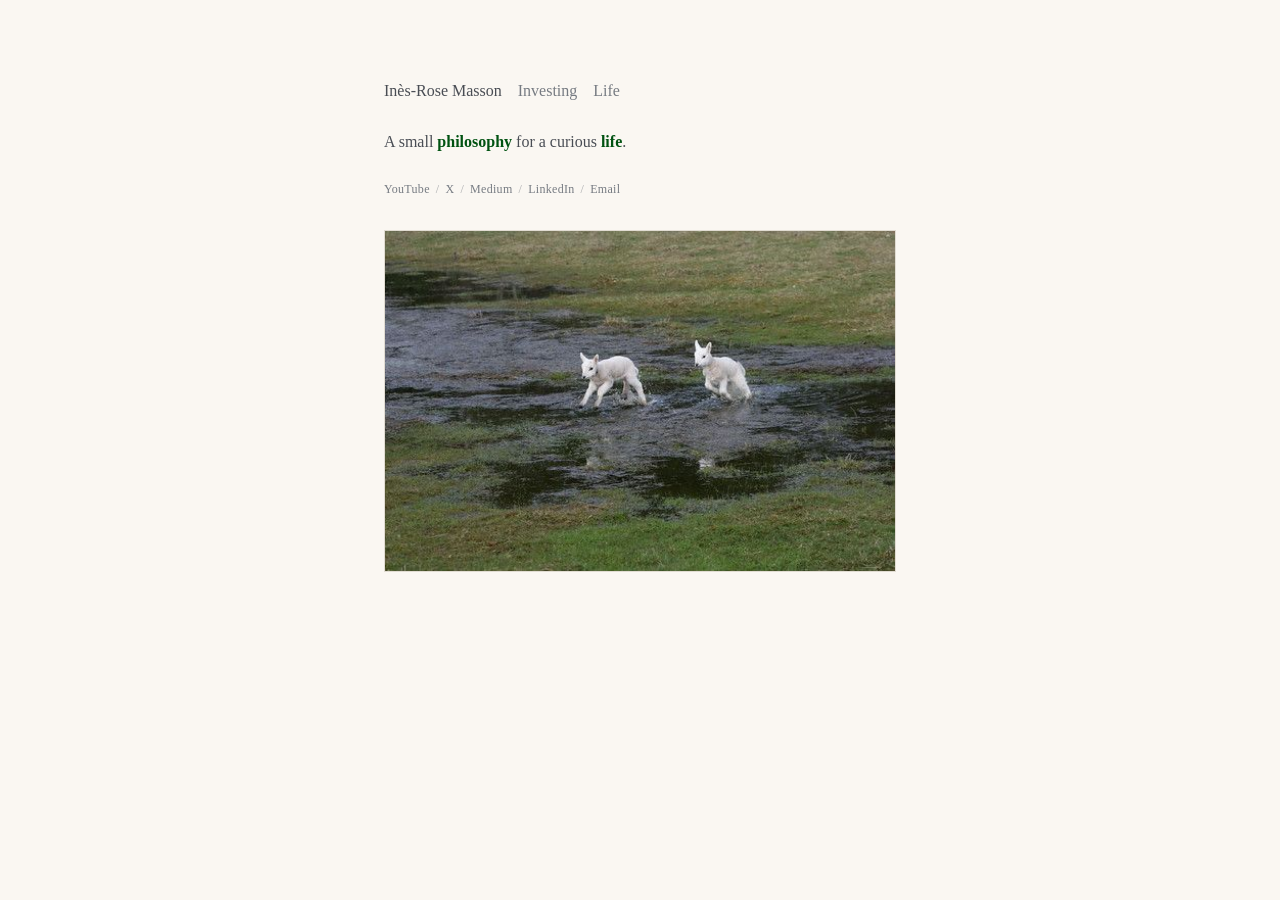
<file: index.html>
<!DOCTYPE html>
<html lang="en">
<head>
  <meta charset="UTF-8">
  <meta name="viewport" content="width=device-width, initial-scale=1.0">
  <title>Inès-Rose Masson</title>
  <meta name="description" content="Personal website of Inès-Rose Masson — investing notes, life, and creations.">
  <link rel="stylesheet" href="styles.css">
</head>
<body>

  <main class="site-column">

    <header class="site-header">
      <a class="site-name active" href="index.html" data-status="active" aria-current="page">Inès-Rose Masson</a>
      <a class="site-nav-link" href="investing.html">Investing</a>
      <a class="site-nav-link" href="life.html">Life</a>
    </header>

    <p class="site-paragraph">A small <a href="philosophy.html" class="philosophy-link">philosophy</a> for a curious <a href="philosophy.html" class="philosophy-link">life</a>.</p>

    <div class="contact-links">
      <span class="contents"><a href="#" class="contact-link" target="_blank" rel="noopener noreferrer">YouTube</a></span>
      <span class="contents"><span class="contact-separator">/</span><a href="#" class="contact-link" target="_blank" rel="noopener noreferrer">X</a></span>
      <span class="contents"><span class="contact-separator">/</span><a href="#" class="contact-link" target="_blank" rel="noopener noreferrer">Medium</a></span>
      <span class="contents"><span class="contact-separator">/</span><a href="#" class="contact-link" target="_blank" rel="noopener noreferrer">LinkedIn</a></span>
      <span class="contents"><span class="contact-separator">/</span><a href="mailto:ines@transition.vc" class="contact-link" target="_blank" rel="noopener noreferrer">Email</a></span>
    </div>

    <img src="images/front-page.jpg" alt="Two lambs running through a puddle in a green field" class="front-page-image">

  </main>

</body>
</html>
</file>
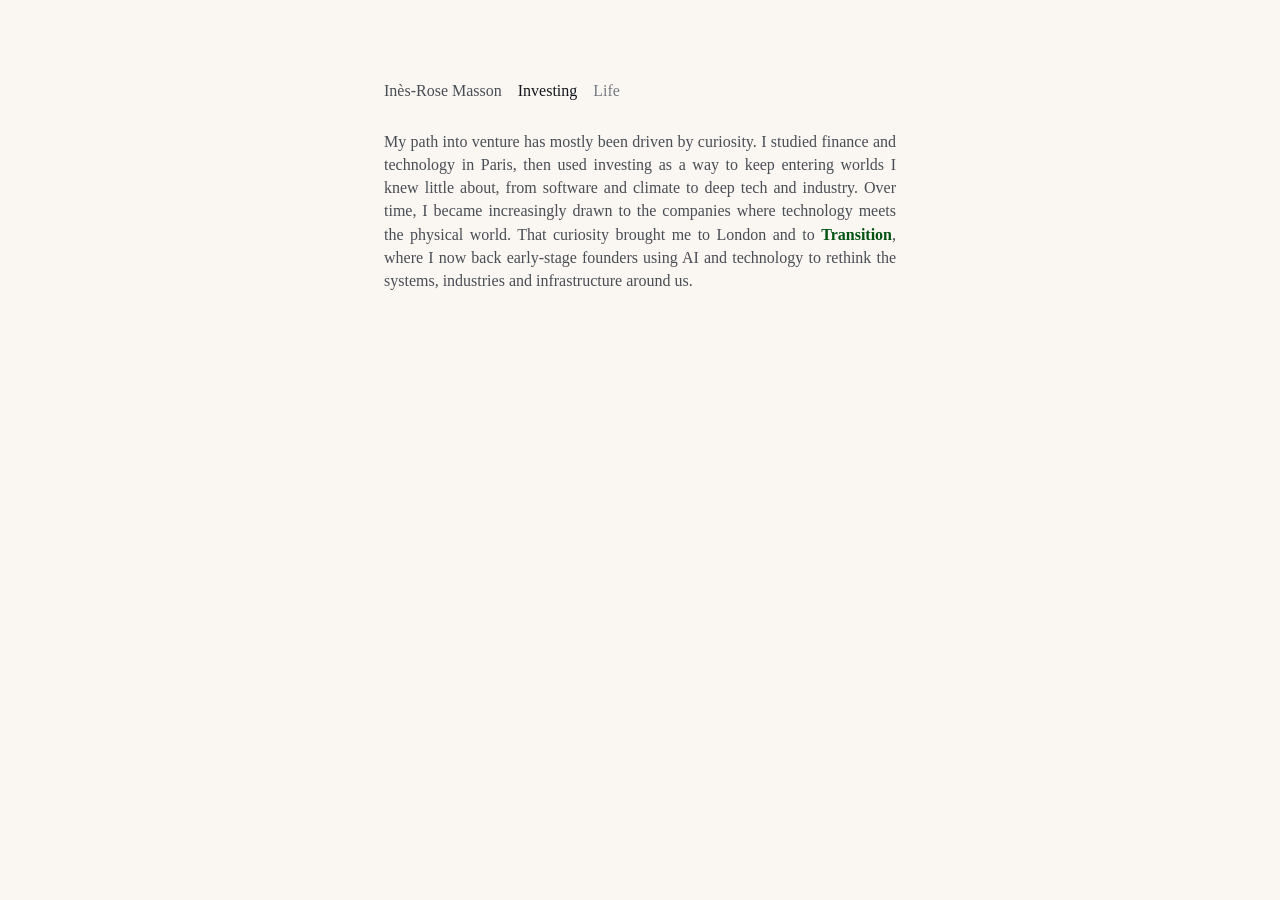
<file: investing.html>
<!DOCTYPE html>
<html lang="en">
<head>
  <meta charset="UTF-8">
  <meta name="viewport" content="width=device-width, initial-scale=1.0">
  <title>Investing — Inès-Rose Masson</title>
  <link rel="stylesheet" href="styles.css">
</head>
<body>

  <main class="site-column">
    <header class="site-header">
      <a class="site-name" href="index.html">Inès-Rose Masson</a>
      <a class="site-nav-link active" href="investing.html" data-active="true" data-status="active" aria-current="page">Investing</a>
      <a class="site-nav-link" data-active="false" href="life.html">Life</a>
    </header>

    <p class="site-paragraph">My path into venture has mostly been driven by curiosity. I studied finance and technology in Paris, then used investing as a way to keep entering worlds I knew little about, from software and climate to deep tech and industry. Over time, I became increasingly drawn to the companies where technology meets the physical world. That curiosity brought me to London and to <a href="https://transition.vc/" class="philosophy-link" target="_blank" rel="noopener noreferrer">Transition</a>, where I now back early-stage founders using AI and technology to rethink the systems, industries and infrastructure around us.</p>
  </main>

</body>
</html>
</file>
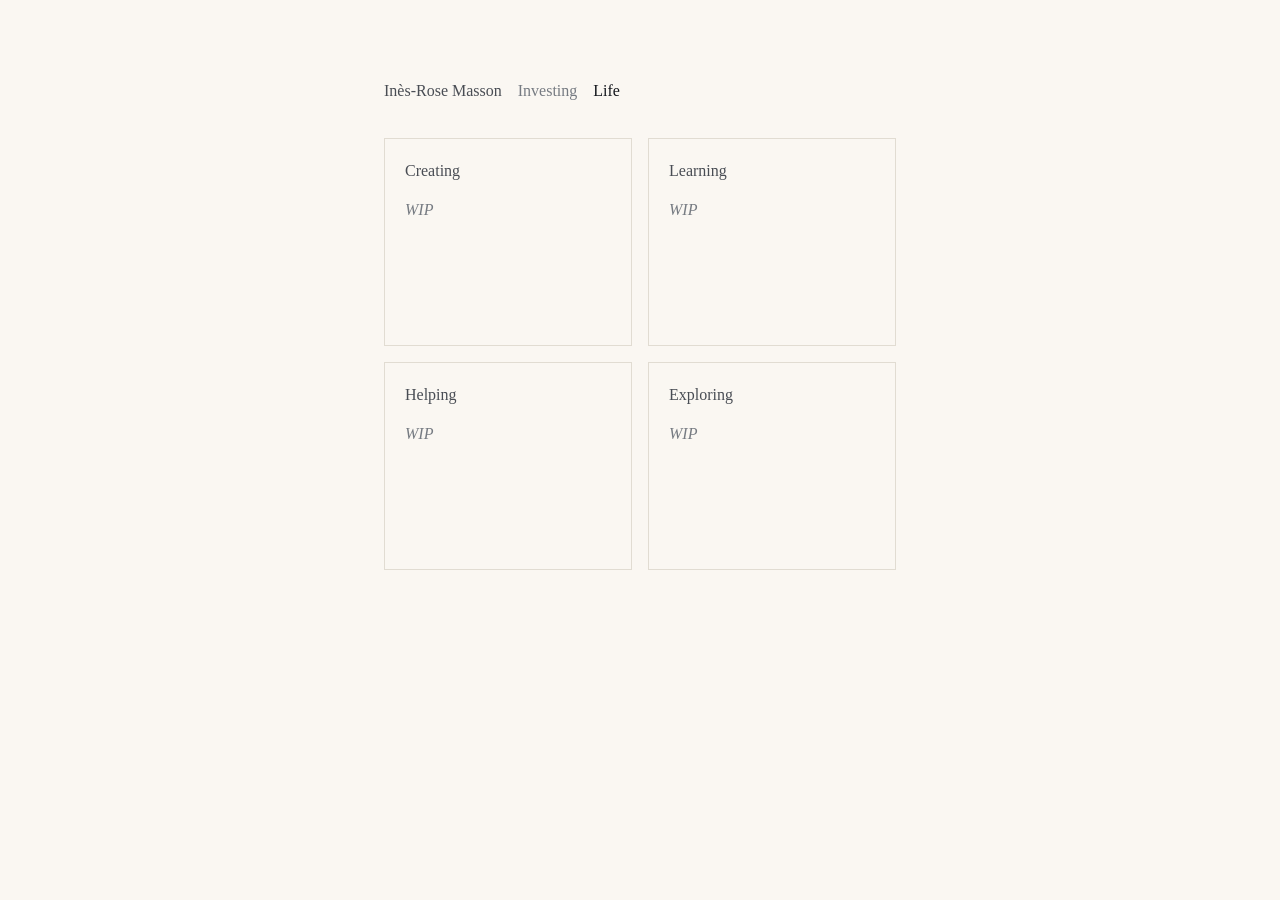
<file: life.html>
<!DOCTYPE html>
<html lang="en">
<head>
  <meta charset="UTF-8">
  <meta name="viewport" content="width=device-width, initial-scale=1.0">
  <title>Life — Inès-Rose Masson</title>
  <link rel="stylesheet" href="styles.css">
</head>
<body>

  <main class="site-column">
    <header class="site-header">
      <a class="site-name" href="index.html">Inès-Rose Masson</a>
      <a class="site-nav-link" data-active="false" href="investing.html">Investing</a>
      <a class="site-nav-link active" href="life.html" data-active="true" data-status="active" aria-current="page">Life</a>
    </header>

    <div class="life-grid">
      <section class="life-box">
        <h2 class="section-title">Creating</h2>
        <p class="placeholder-note">WIP</p>
      </section>
      <section class="life-box">
        <h2 class="section-title">Learning</h2>
        <p class="placeholder-note">WIP</p>
      </section>
      <section class="life-box">
        <h2 class="section-title">Helping</h2>
        <p class="placeholder-note">WIP</p>
      </section>
      <section class="life-box">
        <h2 class="section-title">Exploring</h2>
        <p class="placeholder-note">WIP</p>
      </section>
    </div>
  </main>

</body>
</html>
</file>
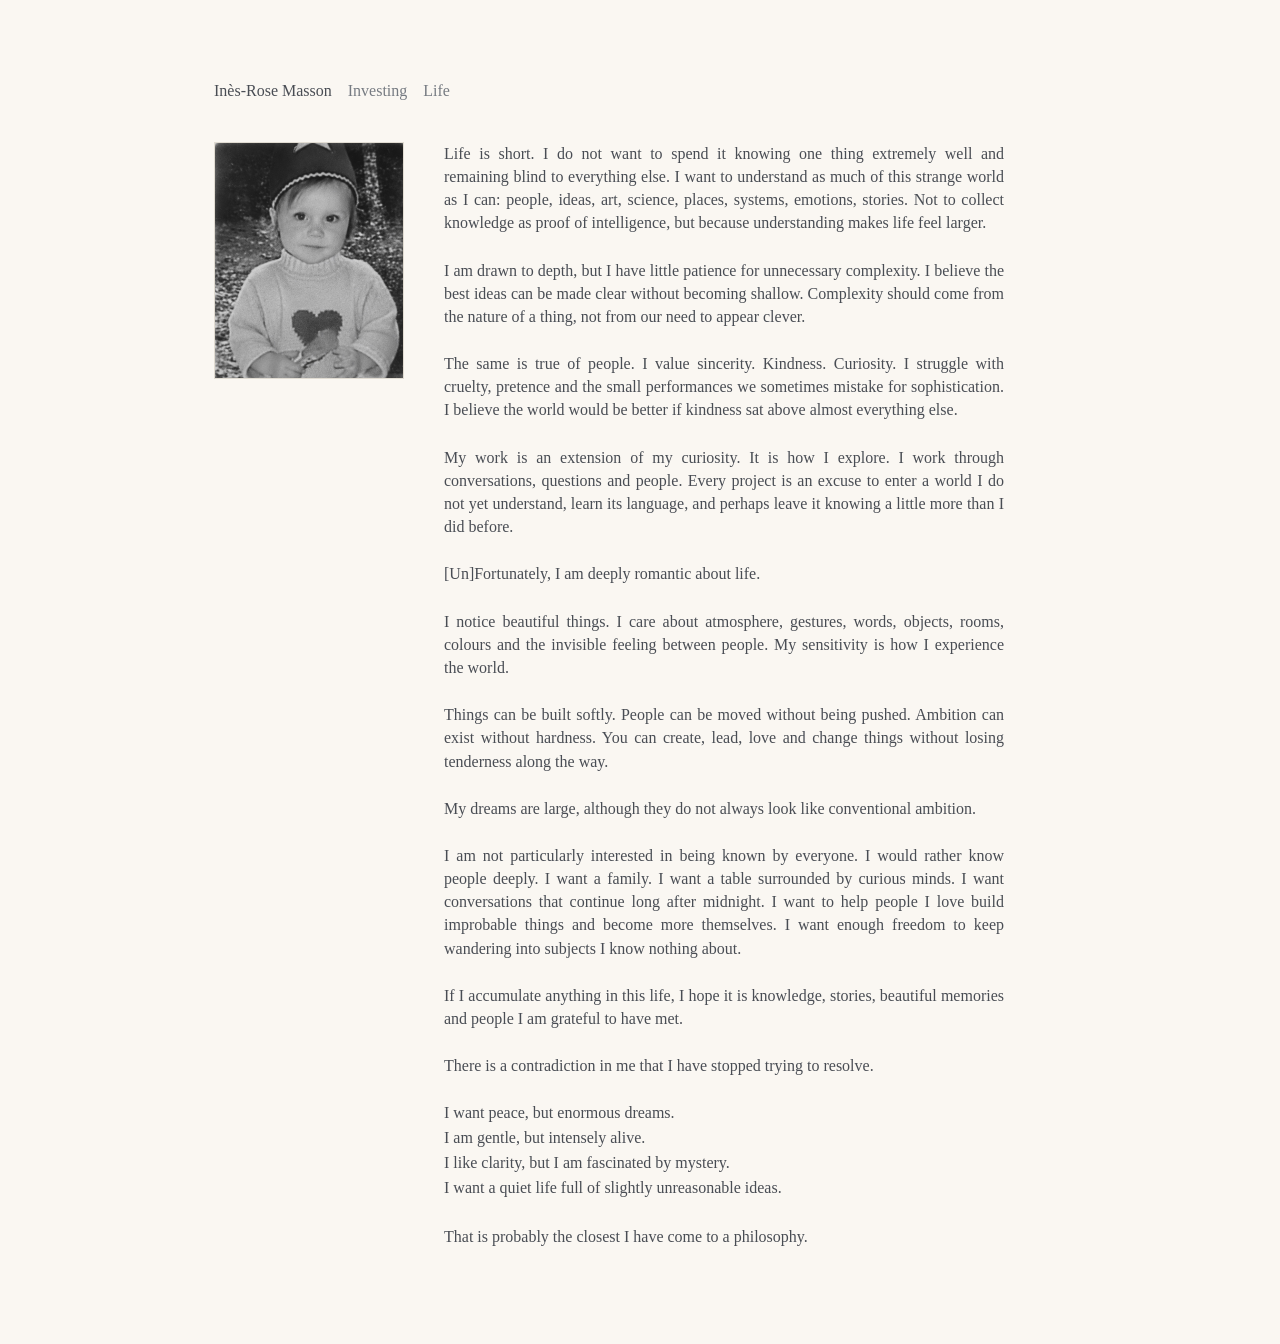
<file: philosophy.html>
<!DOCTYPE html>
<html lang="en">
<head>
  <meta charset="UTF-8">
  <meta name="viewport" content="width=device-width, initial-scale=1.0">
  <title>A Small Philosophy — Inès-Rose Masson</title>
  <link rel="stylesheet" href="styles.css">
</head>
<body>

  <main class="philosophy-page">
    <header class="site-header">
      <a class="site-name" href="index.html">Inès-Rose Masson</a>
      <a class="site-nav-link" data-active="false" href="investing.html">Investing</a>
      <a class="site-nav-link" data-active="false" href="life.html">Life</a>
    </header>

    <div class="philosophy-layout">
      <img src="images/baby-ines.jpg" alt="Inès-Rose as a baby" class="baby-image">
      <article class="philosophy-copy">
        <p>Life is short. I do not want to spend it knowing one thing extremely well and remaining blind to everything else. I want to understand as much of this strange world as I can: people, ideas, art, science, places, systems, emotions, stories. Not to collect knowledge as proof of intelligence, but because understanding makes life feel larger.</p>
        <p>I am drawn to depth, but I have little patience for unnecessary complexity. I believe the best ideas can be made clear without becoming shallow. Complexity should come from the nature of a thing, not from our need to appear clever.</p>
        <p>The same is true of people. I value sincerity. Kindness. Curiosity. I struggle with cruelty, pretence and the small performances we sometimes mistake for sophistication. I believe the world would be better if kindness sat above almost everything else.</p>
        <p>My work is an extension of my curiosity. It is how I explore. I work through conversations, questions and people. Every project is an excuse to enter a world I do not yet understand, learn its language, and perhaps leave it knowing a little more than I did before.</p>
        <p>[Un]Fortunately, I am deeply romantic about life.</p>
        <p>I notice beautiful things. I care about atmosphere, gestures, words, objects, rooms, colours and the invisible feeling between people. My sensitivity is how I experience the world.</p>
        <p>Things can be built softly. People can be moved without being pushed. Ambition can exist without hardness. You can create, lead, love and change things without losing tenderness along the way.</p>
        <p>My dreams are large, although they do not always look like conventional ambition.</p>
        <p>I am not particularly interested in being known by everyone. I would rather know people deeply. I want a family. I want a table surrounded by curious minds. I want conversations that continue long after midnight. I want to help people I love build improbable things and become more themselves. I want enough freedom to keep wandering into subjects I know nothing about.</p>
        <p>If I accumulate anything in this life, I hope it is knowledge, stories, beautiful memories and people I am grateful to have met.</p>
        <p>There is a contradiction in me that I have stopped trying to resolve.</p>
        <p class="philosophy-contradictions">I want peace, but enormous dreams.<br>I am gentle, but intensely alive.<br>I like clarity, but I am fascinated by mystery.<br>I want a quiet life full of slightly unreasonable ideas.</p>
        <p>That is probably the closest I have come to a philosophy.</p>
      </article>
    </div>
  </main>

</body>
</html>
</file>
<file: styles.css>
:root {
  --background: oklch(97.8% .008 85);
  --foreground: oklch(42% .012 260);
  --muted-foreground: oklch(58% .012 260);
  --accent: oklch(20% .012 260);
  --border: oklch(89.5% .014 85);
  --philosophy: oklch(38% .12 145);
  --font-serif: "Times New Roman", Times, Georgia, serif;
}

* { box-sizing: border-box; }

html {
  -webkit-text-size-adjust: 100%;
  line-height: 1.5;
}

body {
  margin: 0;
  background-color: var(--background);
  color: var(--foreground);
  font-family: var(--font-serif);
  -webkit-font-smoothing: antialiased;
  font-size: 16px;
  line-height: 1.45;
}

a {
  color: inherit;
  text-decoration: inherit;
}

.site-column {
  width: 100%;
  max-width: 560px;
  padding-inline: 24px;
  padding-top: 9vh;
  padding-bottom: 64px;
  margin-inline: auto;
}

.site-header {
  display: flex;
  align-items: baseline;
  column-gap: 16px;
  row-gap: 4px;
  flex-wrap: wrap;
  font-size: 16px;
  line-height: 1.3;
}

.site-name {
  font-weight: 400;
  color: var(--foreground);
  transition: color .2s;
  text-decoration-line: none;
}
.site-name:hover { color: var(--accent); }

.site-nav-link {
  font-weight: 400;
  color: var(--muted-foreground);
  transition: color .2s;
  text-decoration-line: none;
}
.site-nav-link:hover,
.site-nav-link[data-active="true"] { color: var(--accent); }

.site-paragraph {
  margin: 28px 0 0;
  text-align: justify;
  text-justify: inter-word;
}

.philosophy-link {
  font-weight: 600;
  color: var(--philosophy);
  text-decoration-line: none;
  transition: opacity .2s;
}
.philosophy-link:hover { opacity: .65; }

.contact-links {
  display: flex;
  align-items: center;
  flex-wrap: wrap;
  column-gap: 6px;
  margin-top: 28px;
  font-size: .75rem;
  letter-spacing: .025em;
  color: var(--muted-foreground);
}

.contact-link {
  color: var(--muted-foreground);
  text-decoration-line: none;
  transition: color .2s;
}
.contact-link:hover { color: var(--accent); }

.contact-separator {
  color: var(--muted-foreground);
  opacity: .6;
  margin-right: 6px;
}

.life-grid {
  display: grid;
  grid-template-columns: repeat(2, minmax(0, 1fr));
  gap: 16px;
  margin-top: 36px;
}

.life-box {
  display: flex;
  flex-direction: column;
  gap: 16px;
  min-height: 208px;
  border: 1px solid var(--border);
  padding: 20px;
}

.section-title {
  color: var(--foreground);
  font-size: 16px;
  margin: 0;
  font-weight: 400;
}

.placeholder-note {
  color: var(--muted-foreground);
  font-style: italic;
  margin: 0;
}

@media (max-width: 480px) {
  .life-grid { grid-template-columns: 1fr; }
}

.philosophy-page {
  width: 100%;
  max-width: 900px;
  padding-inline: 24px;
  padding-top: 9vh;
  padding-bottom: 80px;
  margin-inline: auto;
}

.philosophy-layout {
  display: grid;
  grid-template-columns: 190px minmax(0, 560px);
  align-items: flex-start;
  gap: 40px;
  margin-top: 40px;
}

.baby-image {
  position: sticky;
  top: 32px;
  width: 100%;
  aspect-ratio: 4 / 5;
  object-fit: cover;
  object-position: center top;
  border: 1px solid var(--border);
}

.philosophy-copy {
  min-width: 0;
  text-align: justify;
  text-justify: inter-word;
}

.philosophy-copy p {
  margin-top: 24px;
}
.philosophy-copy p:first-child { margin-top: 0; }

.philosophy-contradictions { line-height: 1.55; }

@media (max-width: 700px) {
  .philosophy-layout {
    grid-template-columns: minmax(0, 1fr);
    gap: 32px;
  }
  .baby-image {
    width: 150px;
    position: static;
  }
}

.front-page-image {
  display: block;
  width: 100%;
  aspect-ratio: 3 / 2;
  object-fit: cover;
  border: 1px solid var(--border);
  margin-top: 32px;
}
</file>
